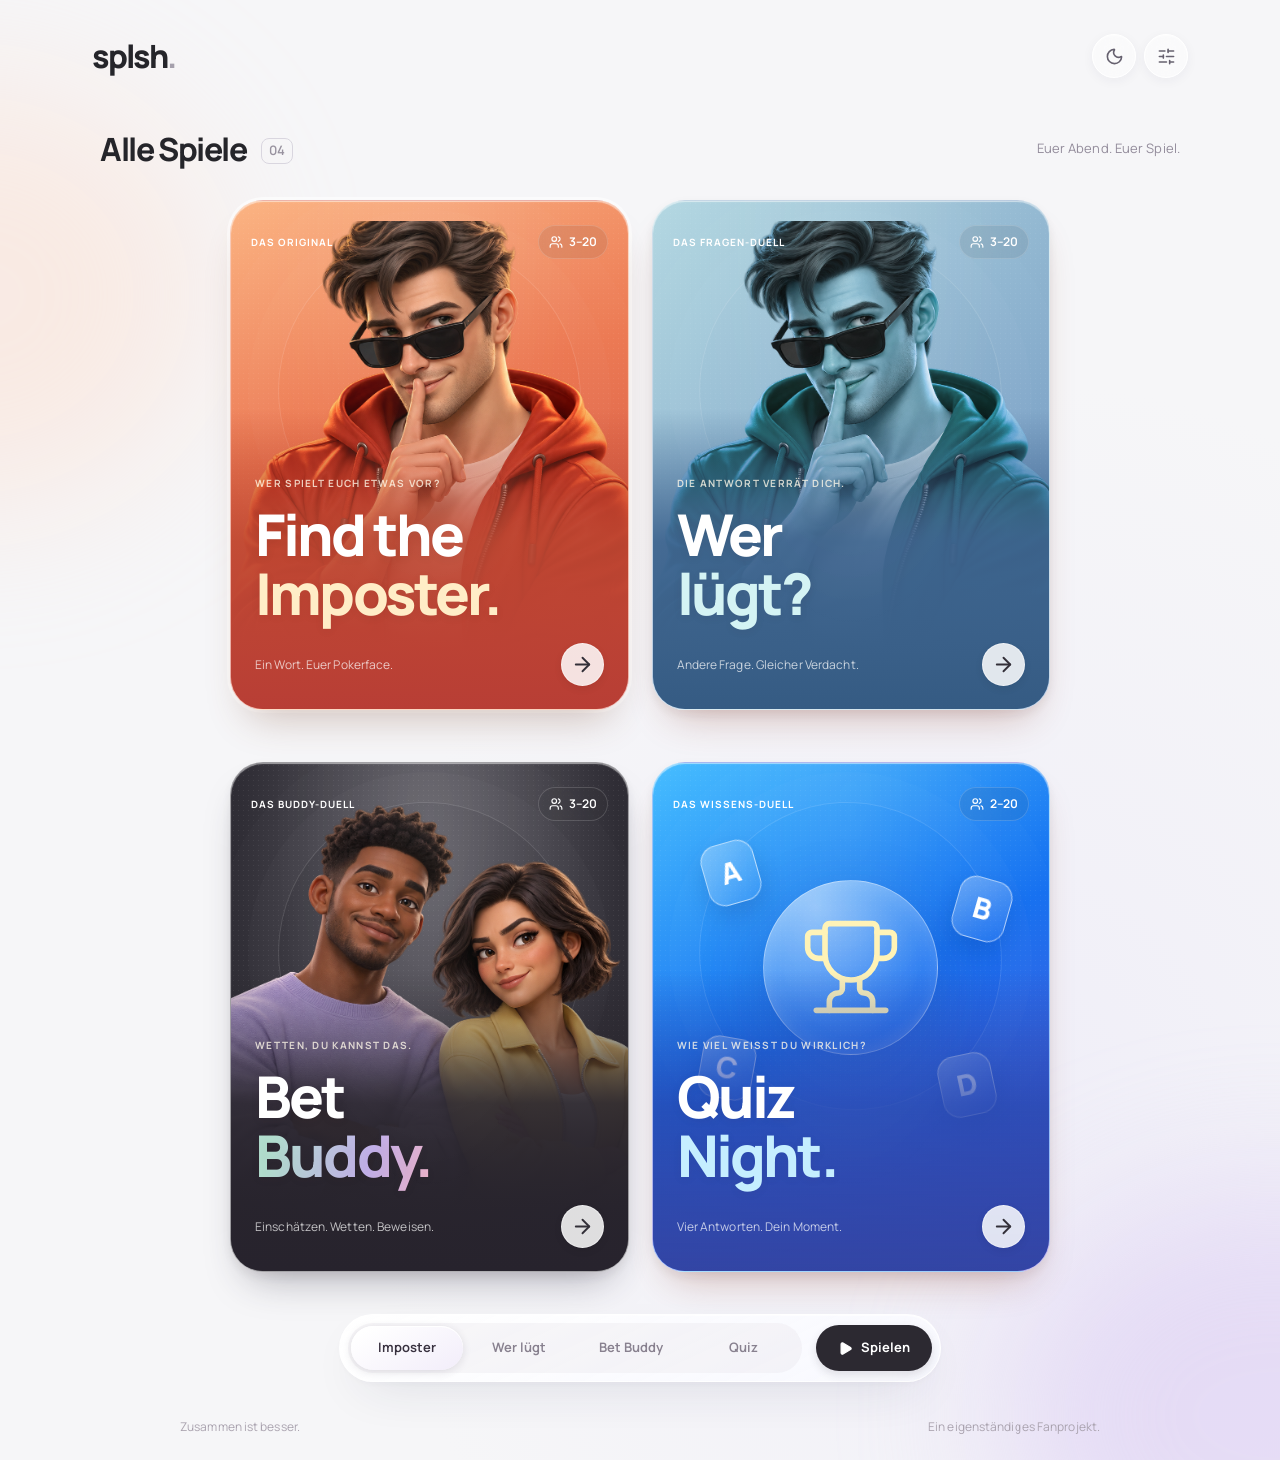
<file: index.html>
<!DOCTYPE html><html lang="de"><head><meta charSet="utf-8"/><meta name="viewport" content="width=device-width, initial-scale=1, viewport-fit=cover, interactive-widget=resizes-content"/><link rel="stylesheet" href="./index.MZBLM7Yc.css" data-rsc-css-href="./index.MZBLM7Yc.css" data-precedence="vite-rsc/importer-resources"/><link rel="modulepreload" fetchPriority="low" href="./index-DJLd32W3.js"/><script src="./rolldown-runtime-C60lm6uB.js" type="module" async=""></script><script src="./framework-D_rUT4EX.js" type="module" async=""></script><link rel="modulepreload" href="./layout-segment-context-BEEIwIM-.js" crossorigin=""/><link rel="modulepreload" href="./page-CLDr2_Or.js" crossorigin=""/><title>SPLSH! – Euer Spieleabend</title><meta name="description" content="Imposter, Wer lügt, Bet Buddy und Quiz: Partyspiele für Freunde auf einem Handy."/><link rel="manifest" href="./manifest.json"/><meta name="theme-color" content="#f5f5f7"/><meta name="mobile-web-app-capable" content="yes"/><meta name="apple-mobile-web-app-capable" content="yes"/><meta name="apple-mobile-web-app-title" content="SPLSH!"/><meta name="apple-mobile-web-app-status-bar-style" content="default"/><link rel="icon" href="./favicon.svg?v=8" type="image/svg+xml"/><link rel="apple-touch-icon" sizes="180x180" href="./splsh-touch-red.png"/><script>Object.assign(((self[Symbol.for("vinext.navigationRuntime")]??={bootstrap:{routeManifest:null},functions:{}}).bootstrap.rsc??={rsc:[]}),{params:{},nav:{"pathname":"/","searchParams":[]}})</script><link rel="modulepreload" href="./index-DJLd32W3.js" />
</head><body><div class="library-shell"><div class="ambient ambient-one"></div><div class="ambient ambient-two"></div><header class="library-header"><button class="brand" aria-label="Zur Spielauswahl">splsh<span>.</span></button><button class="glass-icon theme-button" aria-label="Dunkelmodus" aria-pressed="false" title="Dunkelmodus einschalten"><svg xmlns="http://www.w3.org/2000/svg" width="19" height="19" viewBox="0 0 24 24" fill="none" stroke="currentColor" stroke-width="2" stroke-linecap="round" stroke-linejoin="round" class="lucide lucide-moon" aria-hidden="true"><path d="M20.985 12.486a9 9 0 1 1-9.473-9.472c.405-.022.617.46.402.803a6 6 0 0 0 8.268 8.268c.344-.215.825-.004.803.401"></path></svg></button><button class="glass-icon" aria-label="Einstellungen öffnen"><svg xmlns="http://www.w3.org/2000/svg" width="19" height="19" viewBox="0 0 24 24" fill="none" stroke="currentColor" stroke-width="2" stroke-linecap="round" stroke-linejoin="round" class="lucide lucide-sliders-horizontal" aria-hidden="true"><path d="M10 5H3"></path><path d="M12 19H3"></path><path d="M14 3v4"></path><path d="M16 17v4"></path><path d="M21 12h-9"></path><path d="M21 19h-5"></path><path d="M21 5h-7"></path><path d="M8 10v4"></path><path d="M8 12H3"></path></svg></button></header><main class="library-main"><div class="library-title"><h1>Alle Spiele<span class="game-count">04</span></h1><span class="library-caption">Euer Abend. Euer Spiel.</span></div><div class="game-carousel"><div class="poster-track"><div class="poster-slide"><button class="poster poster-imposter is-selected" aria-label="Imposter spielen"><div class="poster-surface"><div class="poster-grain"></div><span class="poster-orbit"></span><div class="poster-meta"><span class="poster-label">DAS ORIGINAL</span><span class="glass-badge"><svg xmlns="http://www.w3.org/2000/svg" width="14" height="14" viewBox="0 0 24 24" fill="none" stroke="currentColor" stroke-width="2" stroke-linecap="round" stroke-linejoin="round" class="lucide lucide-users" aria-hidden="true"><path d="M16 21v-2a4 4 0 0 0-4-4H6a4 4 0 0 0-4 4v2"></path><path d="M16 3.128a4 4 0 0 1 0 7.744"></path><path d="M22 21v-2a4 4 0 0 0-3-3.87"></path><circle cx="9" cy="7" r="4"></circle></svg> <!-- -->3–20</span></div><div class="poster-art"><img src="./imposter-character.png" alt="" fetchPriority="high" draggable="false"/></div><div class="poster-copy"><span class="poster-eyebrow">WER SPIELT EUCH ETWAS VOR?</span><h2>Find the<br/><em>Imposter.</em></h2><div class="poster-bottom"><span>Ein Wort. Euer Pokerface.</span><span class="poster-play"><svg xmlns="http://www.w3.org/2000/svg" width="23" height="23" viewBox="0 0 24 24" fill="none" stroke="currentColor" stroke-width="2" stroke-linecap="round" stroke-linejoin="round" class="lucide lucide-arrow-right" aria-hidden="true"><path d="M5 12h14"></path><path d="m12 5 7 7-7 7"></path></svg></span></div></div></div></button></div><div class="poster-slide"><button class="poster poster-questions " aria-label="Wer lügt spielen"><div class="poster-surface"><div class="poster-grain"></div><span class="poster-orbit"></span><div class="poster-meta"><span class="poster-label">DAS FRAGEN-DUELL</span><span class="glass-badge"><svg xmlns="http://www.w3.org/2000/svg" width="14" height="14" viewBox="0 0 24 24" fill="none" stroke="currentColor" stroke-width="2" stroke-linecap="round" stroke-linejoin="round" class="lucide lucide-users" aria-hidden="true"><path d="M16 21v-2a4 4 0 0 0-4-4H6a4 4 0 0 0-4 4v2"></path><path d="M16 3.128a4 4 0 0 1 0 7.744"></path><path d="M22 21v-2a4 4 0 0 0-3-3.87"></path><circle cx="9" cy="7" r="4"></circle></svg> <!-- -->3–20</span></div><div class="poster-art"><img src="./imposter-character.png" alt="" fetchPriority="auto" draggable="false"/></div><div class="poster-copy"><span class="poster-eyebrow">DIE ANTWORT VERRÄT DICH.</span><h2>Wer<br/><em>lügt?</em></h2><div class="poster-bottom"><span>Andere Frage. Gleicher Verdacht.</span><span class="poster-play"><svg xmlns="http://www.w3.org/2000/svg" width="23" height="23" viewBox="0 0 24 24" fill="none" stroke="currentColor" stroke-width="2" stroke-linecap="round" stroke-linejoin="round" class="lucide lucide-arrow-right" aria-hidden="true"><path d="M5 12h14"></path><path d="m12 5 7 7-7 7"></path></svg></span></div></div></div></button></div><div class="poster-slide"><button class="poster poster-buddy " aria-label="Bet Buddy spielen"><div class="poster-surface"><div class="poster-grain"></div><span class="poster-orbit"></span><div class="poster-meta"><span class="poster-label">DAS BUDDY-DUELL</span><span class="glass-badge"><svg xmlns="http://www.w3.org/2000/svg" width="14" height="14" viewBox="0 0 24 24" fill="none" stroke="currentColor" stroke-width="2" stroke-linecap="round" stroke-linejoin="round" class="lucide lucide-users" aria-hidden="true"><path d="M16 21v-2a4 4 0 0 0-4-4H6a4 4 0 0 0-4 4v2"></path><path d="M16 3.128a4 4 0 0 1 0 7.744"></path><path d="M22 21v-2a4 4 0 0 0-3-3.87"></path><circle cx="9" cy="7" r="4"></circle></svg> <!-- -->3–20</span></div><div class="poster-art"><img src="./buddy-characters.png" alt="" fetchPriority="auto" draggable="false"/></div><div class="poster-copy"><span class="poster-eyebrow">WETTEN, DU KANNST DAS.</span><h2>Bet<br/><em>Buddy.</em></h2><div class="poster-bottom"><span>Einschätzen. Wetten. Beweisen.</span><span class="poster-play"><svg xmlns="http://www.w3.org/2000/svg" width="23" height="23" viewBox="0 0 24 24" fill="none" stroke="currentColor" stroke-width="2" stroke-linecap="round" stroke-linejoin="round" class="lucide lucide-arrow-right" aria-hidden="true"><path d="M5 12h14"></path><path d="m12 5 7 7-7 7"></path></svg></span></div></div></div></button></div><div class="poster-slide"><button class="poster poster-quiz " aria-label="Quiz spielen"><div class="poster-surface"><div class="poster-grain"></div><span class="poster-orbit"></span><div class="poster-meta"><span class="poster-label">DAS WISSENS-DUELL</span><span class="glass-badge"><svg xmlns="http://www.w3.org/2000/svg" width="14" height="14" viewBox="0 0 24 24" fill="none" stroke="currentColor" stroke-width="2" stroke-linecap="round" stroke-linejoin="round" class="lucide lucide-users" aria-hidden="true"><path d="M16 21v-2a4 4 0 0 0-4-4H6a4 4 0 0 0-4 4v2"></path><path d="M16 3.128a4 4 0 0 1 0 7.744"></path><path d="M22 21v-2a4 4 0 0 0-3-3.87"></path><circle cx="9" cy="7" r="4"></circle></svg> <!-- -->2–20</span></div><div class="quiz-poster-art" aria-hidden="true"><span class="quiz-orb"><svg xmlns="http://www.w3.org/2000/svg" width="104" height="104" viewBox="0 0 24 24" fill="none" stroke="currentColor" stroke-width="1.3" stroke-linecap="round" stroke-linejoin="round" class="lucide lucide-trophy" aria-hidden="true"><path d="M10 14.66V17a1 1 0 0 1-1 1 2 2 0 0 0-2 2v2"></path><path d="M14 14.66V17a1 1 0 0 0 1 1 2 2 0 0 1 2 2v2"></path><path d="M17.916 10H19.5A2.5 2.5 0 0 0 22 7.5V5a1 1 0 0 0-1-1h-3"></path><path d="M4 22h16"></path><path d="M6 9a6 6 0 0 0 12 0V3a1 1 0 0 0-1-1H7a1 1 0 0 0-1 1z"></path><path d="M6.084 10H4.5A2.5 2.5 0 0 1 2 7.5V5a1 1 0 0 1 1-1h3"></path></svg></span><span class="quiz-float quiz-float-a">A</span><span class="quiz-float quiz-float-b">B</span><span class="quiz-float quiz-float-c">C</span><span class="quiz-float quiz-float-d">D</span></div><div class="poster-copy"><span class="poster-eyebrow">WIE VIEL WEISST DU WIRKLICH?</span><h2>Quiz<br/><em>Night.</em></h2><div class="poster-bottom"><span>Vier Antworten. Dein Moment.</span><span class="poster-play"><svg xmlns="http://www.w3.org/2000/svg" width="23" height="23" viewBox="0 0 24 24" fill="none" stroke="currentColor" stroke-width="2" stroke-linecap="round" stroke-linejoin="round" class="lucide lucide-arrow-right" aria-hidden="true"><path d="M5 12h14"></path><path d="m12 5 7 7-7 7"></path></svg></span></div></div></div></button></div></div></div><div class="carousel-controls"><button aria-label="Vorheriges Spiel" disabled=""><svg xmlns="http://www.w3.org/2000/svg" width="18" height="18" viewBox="0 0 24 24" fill="none" stroke="currentColor" stroke-width="2" stroke-linecap="round" stroke-linejoin="round" class="lucide lucide-chevron-left" aria-hidden="true"><path d="m15 18-6-6 6-6"></path></svg></button><div class="carousel-dots"><button aria-label="Imposter auswählen" aria-pressed="true" class="active"></button><button aria-label="Wer lügt auswählen" aria-pressed="false" class=""></button><button aria-label="Bet Buddy auswählen" aria-pressed="false" class=""></button><button aria-label="Quiz auswählen" aria-pressed="false" class=""></button></div><button aria-label="Nächstes Spiel"><svg xmlns="http://www.w3.org/2000/svg" width="18" height="18" viewBox="0 0 24 24" fill="none" stroke="currentColor" stroke-width="2" stroke-linecap="round" stroke-linejoin="round" class="lucide lucide-chevron-right" aria-hidden="true"><path d="m9 18 6-6-6-6"></path></svg></button></div><nav class="glass-dock" aria-label="Spiel wählen und starten"><div class="dock-selector"><span aria-hidden="true" class="dock-indicator" style="--selected-offset:0%"></span><button aria-pressed="true">Imposter</button><button aria-pressed="false">Wer lügt</button><button aria-pressed="false">Bet Buddy</button><button aria-pressed="false">Quiz</button></div><button class="dock-play"><svg xmlns="http://www.w3.org/2000/svg" width="15" height="15" viewBox="0 0 24 24" fill="currentColor" stroke="currentColor" stroke-width="2" stroke-linecap="round" stroke-linejoin="round" class="lucide lucide-play" aria-hidden="true"><path d="M5 5a2 2 0 0 1 3.008-1.728l11.997 6.998a2 2 0 0 1 .003 3.458l-12 7A2 2 0 0 1 5 19z"></path></svg> Spielen</button></nav></main><footer class="library-footer"><span>Zusammen ist besser.</span><span>Ein eigenständiges Fanprojekt.</span></footer></div><script type="module" src="./index-DJLd32W3.js" id="_R_" async=""></script><script>((self[Symbol.for("vinext.navigationRuntime")]??={bootstrap:{routeManifest:null},functions:{}}).bootstrap.rsc??={rsc:[]}).rsc.push("2:I[\"3bb4c73cb361\",[],\"Children\",1]\n")</script><script>((self[Symbol.for("vinext.navigationRuntime")]??={bootstrap:{routeManifest:null},functions:{}}).bootstrap.rsc??={rsc:[]}).rsc.push("3:I[\"0bef8629d058\",[],\"GlobalErrorBoundary\",1]\n")</script><script>((self[Symbol.for("vinext.navigationRuntime")]??={bootstrap:{routeManifest:null},functions:{}}).bootstrap.rsc??={rsc:[]}).rsc.push("4:I[\"a7f3f1d63985\",[],\"default\",1]\n")</script><script>((self[Symbol.for("vinext.navigationRuntime")]??={bootstrap:{routeManifest:null},functions:{}}).bootstrap.rsc??={rsc:[]}).rsc.push("5:I[\"0bef8629d058\",[],\"ErrorBoundary\",1]\n")</script><script>((self[Symbol.for("vinext.navigationRuntime")]??={bootstrap:{routeManifest:null},functions:{}}).bootstrap.rsc??={rsc:[]}).rsc.push("6:I[\"bcc88b3729e4\",[],\"LayoutSegmentProvider\",1]\n")</script><script>((self[Symbol.for("vinext.navigationRuntime")]??={bootstrap:{routeManifest:null},functions:{}}).bootstrap.rsc??={rsc:[]}).rsc.push("7:I[\"3bb4c73cb361\",[],\"Slot\",1]\n")</script><script>((self[Symbol.for("vinext.navigationRuntime")]??={bootstrap:{routeManifest:null},functions:{}}).bootstrap.rsc??={rsc:[]}).rsc.push("8:I[\"0bef8629d058\",[],\"NotFoundBoundary\",1]\n")</script><script>((self[Symbol.for("vinext.navigationRuntime")]??={bootstrap:{routeManifest:null},functions:{}}).bootstrap.rsc??={rsc:[]}).rsc.push("9:I[\"fdec6512cad3\",[],\"AppRouterScrollTarget\",1]\n")</script><script>((self[Symbol.for("vinext.navigationRuntime")]??={bootstrap:{routeManifest:null},functions:{}}).bootstrap.rsc??={rsc:[]}).rsc.push("a:I[\"0bef8629d058\",[],\"RedirectBoundary\",1]\n")</script><script>((self[Symbol.for("vinext.navigationRuntime")]??={bootstrap:{routeManifest:null},functions:{}}).bootstrap.rsc??={rsc:[]}).rsc.push(":HL[\"./index.MZBLM7Yc.css\",\"style\"     ]\n")</script><script>((self[Symbol.for("vinext.navigationRuntime")]??={bootstrap:{routeManifest:null},functions:{}}).bootstrap.rsc??={rsc:[]}).rsc.push("0:{\"page:/\":\"$L1\",\"layout:/\":[[[\"$\",\"link\",\"css:./index.MZBLM7Yc.css\",{\"rel\":\"stylesheet\",\"precedence\":\"vite-rsc/importer-resources\",\"href\":\"./index.MZBLM7Yc.css\",\"data-rsc-css-href\":\"./index.MZBLM7Yc.css\"}],\"$undefined\"],[\"$\",\"html\",null,{\"lang\":\"de\",\"children\":[[\"$\",\"head\",null,{\"children\":[[\"$\",\"link\",null,{\"rel\":\"manifest\",\"href\":\"./manifest.json\"}],[\"$\",\"meta\",null,{\"name\":\"theme-color\",\"content\":\"#f5f5f7\"}],[\"$\",\"meta\",null,{\"name\":\"mobile-web-app-capable\",\"content\":\"yes\"}],[\"$\",\"meta\",null,{\"name\":\"apple-mobile-web-app-capable\",\"content\":\"yes\"}],[\"$\",\"meta\",null,{\"name\":\"apple-mobile-web-app-title\",\"content\":\"SPLSH!\"}],[\"$\",\"meta\",null,{\"name\":\"apple-mobile-web-app-status-bar-style\",\"content\":\"default\"}],[\"$\",\"link\",null,{\"rel\":\"icon\",\"href\":\"./favicon.svg?v=8\",\"type\":\"image/svg+xml\"}],[\"$\",\"link\",null,{\"rel\":\"apple-touch-icon\",\"sizes\":\"180x180\",\"href\":\"./splsh-touch-red.png\"}]]}],[\"$\",\"body\",null,{\"children\":[\"$\",\"$L2\",null,{}]}]]}]],\"route:/\":[[[\"$\",\"meta\",null,{\"charSet\":\"utf-8\"}],[[\"$\",\"title\",\"0\",{\"children\":\"SPLSH! – Euer Spieleabend\"}],[\"$\",\"meta\",\"1\",{\"name\":\"description\",\"content\":\"Imposter, Wer lügt, Bet Buddy und Quiz: Partyspiele für Freunde auf einem Handy.\"}]],[[\"$\",\"meta\",\"0\",{\"name\":\"viewport\",\"content\":\"width=device-width, initial-scale=1, viewport-fit=cover, interactive-widget=resizes-content\"}]]],[\"$\",\"$L3\",null,{\"fallback\":\"$4\",\"children\":[\"$\",\"$L5\",null,{\"fallback\":\"$4\",\"children\":[\"$\",\"$L6\",null,{\"providerId\":\"layout:/\",\"segmentMap\":{\"children\":[]},\"children\":[\"$\",\"$L7\",null,{\"id\":\"layout:/\",\"parallelSlots\":\"$undefined\",\"children\":[\"$\",\"$L8\",null,{\"resetKey\":\"\",\"fallback\":[[\"$\",\"title\",null,{\"children\":\"404: This page could not be found.\"}],[\"$\",\"div\",null,{\"style\":{\"fontFamily\":\"system-ui,\\\"Segoe UI\\\",Roboto,Helvetica,Arial,sans-serif,\\\"Apple Color Emoji\\\",\\\"Segoe UI Emoji\\\"\",\"height\":\"100vh\",\"textAlign\":\"center\",\"display\":\"flex\",\"flexDirection\":\"column\",\"alignItems\":\"center\",\"justifyContent\":\"center\"},\"children\":[\"$\",\"div\",null,{\"children\":[[\"$\",\"style\",null,{\"dangerouslySetInnerHTML\":{\"__html\":\"body{color:#000;background:#fff;margin:0}.next-error-h1{border-right:1px solid rgba(0,0,0,.3)}@media (prefers-color-scheme:dark){body{color:#fff;background:#000}.next-error-h1{border-right:1px solid rgba(255,255,255,.3)}}\"}}],[\"$\",\"h1\",null,{\"className\":\"next-error-h1\",\"style\":{\"display\":\"inline-block\",\"margin\":\"0 20px 0 0\",\"padding\":\"0 23px 0 0\",\"fontSize\":24,\"fontWeight\":500,\"verticalAlign\":\"top\",\"lineHeight\":\"49px\"},\"children\":404}],[\"$\",\"div\",null,{\"style\":{\"display\":\"inline-block\"},\"children\":[\"$\",\"h2\",null,{\"style\":{\"fontSize\":14,\"fontWeight\":400,\"lineHeight\":\"49px\",\"margin\":0},\"children\":\"This page could not be found.\"}]}]]}]}]],\"children\":[\"$\",\"$L9\",null,{\"children\":[\"$\",\"$La\",null,{\"children\":[[\"$\",\"$L6\",null,{\"providerId\":\"page:/\",\"segmentMap\":{\"children\":[\"__PAGE__\"]},\"children\":[\"$\",\"$L7\",null,{\"id\":\"page:/\"}]}],null]}]}]}]}]}]}]}],null,null],\"__route\":\"route:/\",\"__interceptionContext\":null,\"__layoutIds\":[\"layout:/\"],\"__rootLayout\":\"/\",\"__bfcacheSegmentIdentities\":{\"layout:/\":\"[\\\"layout\\\",\\\"layout:/\\\",\\\"root-boundary:/\\\",\\\"\\\"]\",\"page:/\":\"[\\\"page\\\",\\\"page:/\\\",\\\"root-boundary:/\\\",\\\"\\\"]\"},\"__srcPage\":[\"page\"],\"__layoutFlags\":{\"layout:/\":\"s\"},\"__artifactCompatibility\":{\"schemaVersion\":1,\"graphVersion\":\"app-route-graph:1177fd80f83fa7b0\",\"deploymentVersion\":\"67502baf-c673-4499-98fe-f34a1c0a6002\",\"appElementsSchemaVersion\":1,\"rscPayloadSchemaVersion\":1,\"rootBoundaryId\":\"/\",\"renderEpoch\":null}}\n")</script><script>((self[Symbol.for("vinext.navigationRuntime")]??={bootstrap:{routeManifest:null},functions:{}}).bootstrap.rsc??={rsc:[]}).rsc.push("b:I[\"6efdf509a785\",[],\"default\",1]\n")</script><script>((self[Symbol.for("vinext.navigationRuntime")]??={bootstrap:{routeManifest:null},functions:{}}).bootstrap.rsc??={rsc:[]}).rsc.push("1:[\"$\",\"$Lb\",null,{\"params\":\"$@c\",\"searchParams\":\"$@d\"}]\n")</script><script>((self[Symbol.for("vinext.navigationRuntime")]??={bootstrap:{routeManifest:null},functions:{}}).bootstrap.rsc??={rsc:[]}).rsc.push("c:{}\n")</script><script>((self[Symbol.for("vinext.navigationRuntime")]??={bootstrap:{routeManifest:null},functions:{}}).bootstrap.rsc??={rsc:[]}).rsc.push("d:{}\n")</script><script>Object.assign(((self[Symbol.for("vinext.navigationRuntime")]??={bootstrap:{routeManifest:null},functions:{}}).bootstrap.rsc??={rsc:[]}),{"initialCacheKind":"dynamic"});((self[Symbol.for("vinext.navigationRuntime")]??={bootstrap:{routeManifest:null},functions:{}}).bootstrap.rsc??={rsc:[]}).done=true</script></body></html>
</file>
